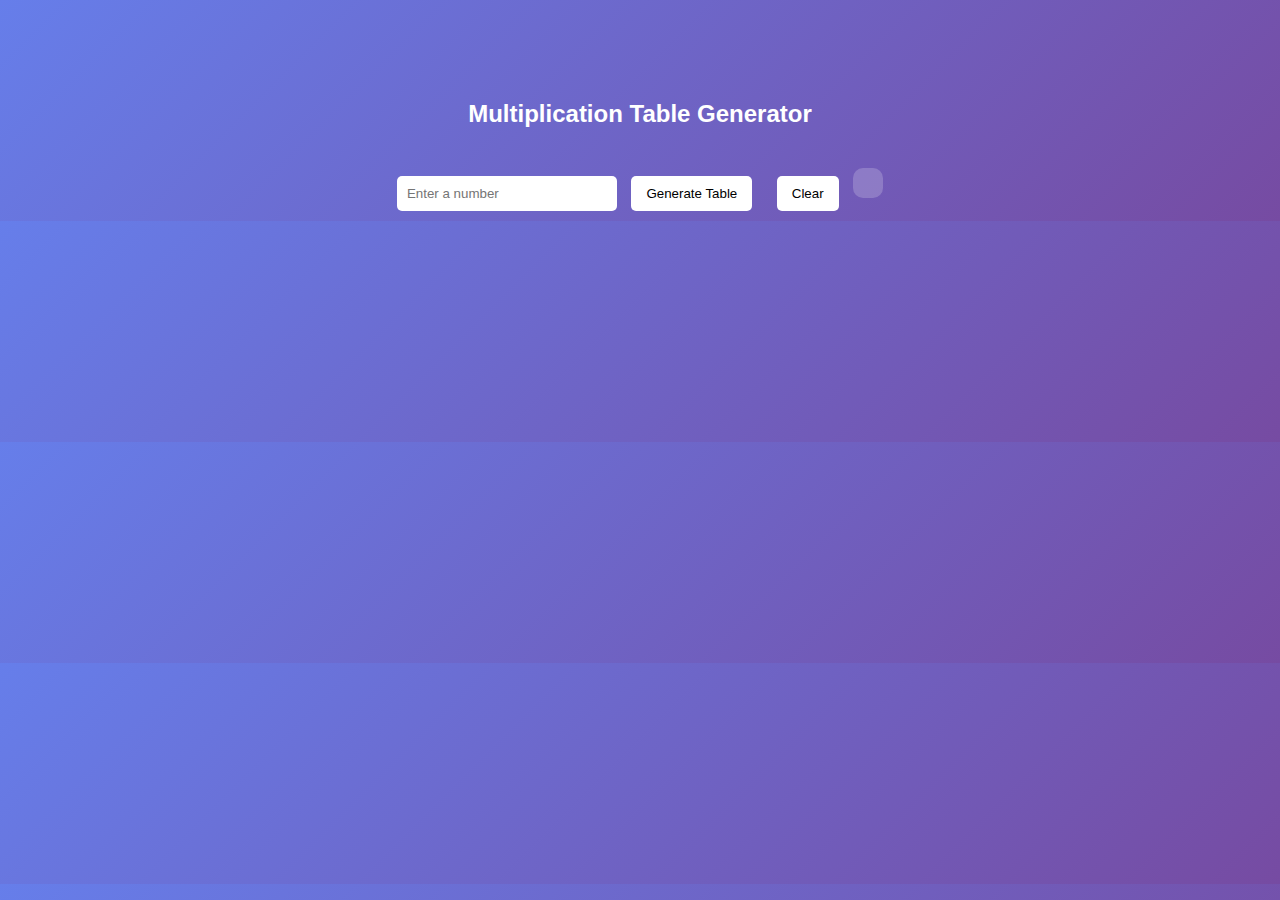
<file: exercise 08/index.html>
<!DOCTYPE html>
<html>
<head>
    <title>Multiplication Table</title>
    <link rel="stylesheet" href="style.css">
</head>
<body>

<div class="container">
    <h2>Multiplication Table Generator</h2>

    <input type="number" id="number" placeholder="Enter a number">
    
    <button onclick="generateTable()">Generate Table</button>
    <button onclick="clearTable()">Clear</button>

    <div id="output"></div>
</div>

<script src="script.js"></script>
</body>
</html>
</file>
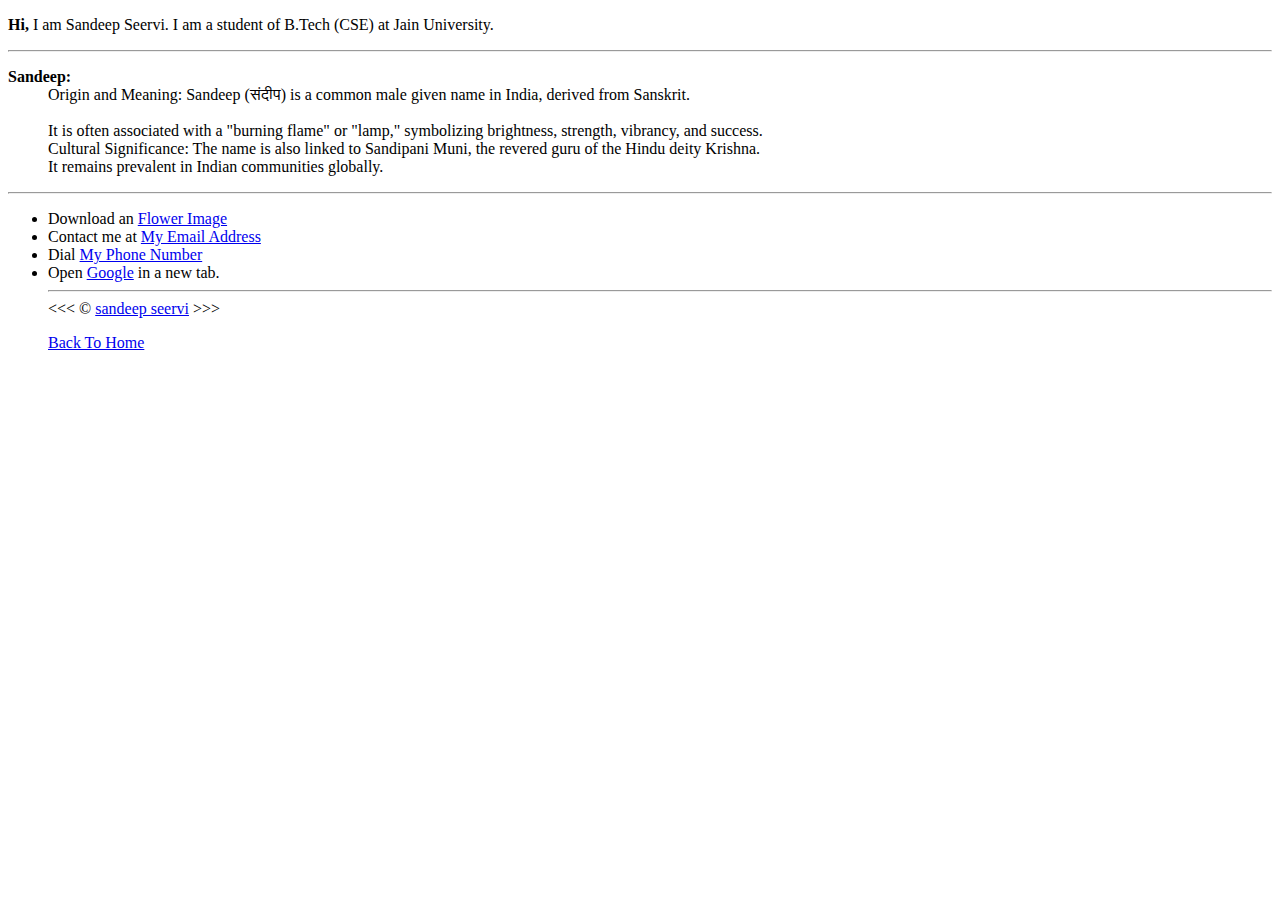
<file: exercise 01/about.html>
<!doctype html>
<html>
    <head>
        <title>About Me</title>
    </head>
    <body>
    <p><strong>Hi,</strong> I am Sandeep Seervi. I am a student of B.Tech (CSE) at Jain University.<br>
        <hr>
    <dl>
    <dt><strong>Sandeep:</strong></dt>
                   <dd>Origin and Meaning: Sandeep (संदीप) is a common male given name in India, derived from Sanskrit.</dd><br>
    &nbsp;&nbsp;&nbsp;&nbsp;&nbsp;&nbsp;&nbsp;&nbsp;&nbsp;&nbsp;It is often associated with a "burning flame" or "lamp," symbolizing brightness, strength, vibrancy, and success.<br>

    &nbsp;&nbsp;&nbsp;&nbsp;&nbsp;&nbsp;&nbsp;&nbsp;&nbsp;&nbsp;Cultural Significance: The name is also linked to Sandipani Muni, the revered guru of the Hindu deity Krishna.<br>
    &nbsp;&nbsp;&nbsp;&nbsp;&nbsp;&nbsp;&nbsp;&nbsp;&nbsp;&nbsp;It remains prevalent in Indian communities globally.</p>
    </dl>
    <hr>
<ul>
    <li>Download an <a href="flower.jpeg"download>Flower Image</a></li>
    <li>Contact me at <a href="mailto:juug24btech24356@jainuniversity.ac.in">My Email Address</a></li>
    <li>Dial <a href="tel:+9110204673">My Phone Number</a></li>
    <li>Open <a href="https://www.google.com/">Google</a> in a new tab.</li>
    <hr>
    &lt;&lt;&lt; &copy; <a href="index.html">sandeep seervi</a> &gt;&gt;&gt;
    <p>
        <a href="/">Back To Home</a>
    </p>
</ul>
    </body>
</html>
</file>
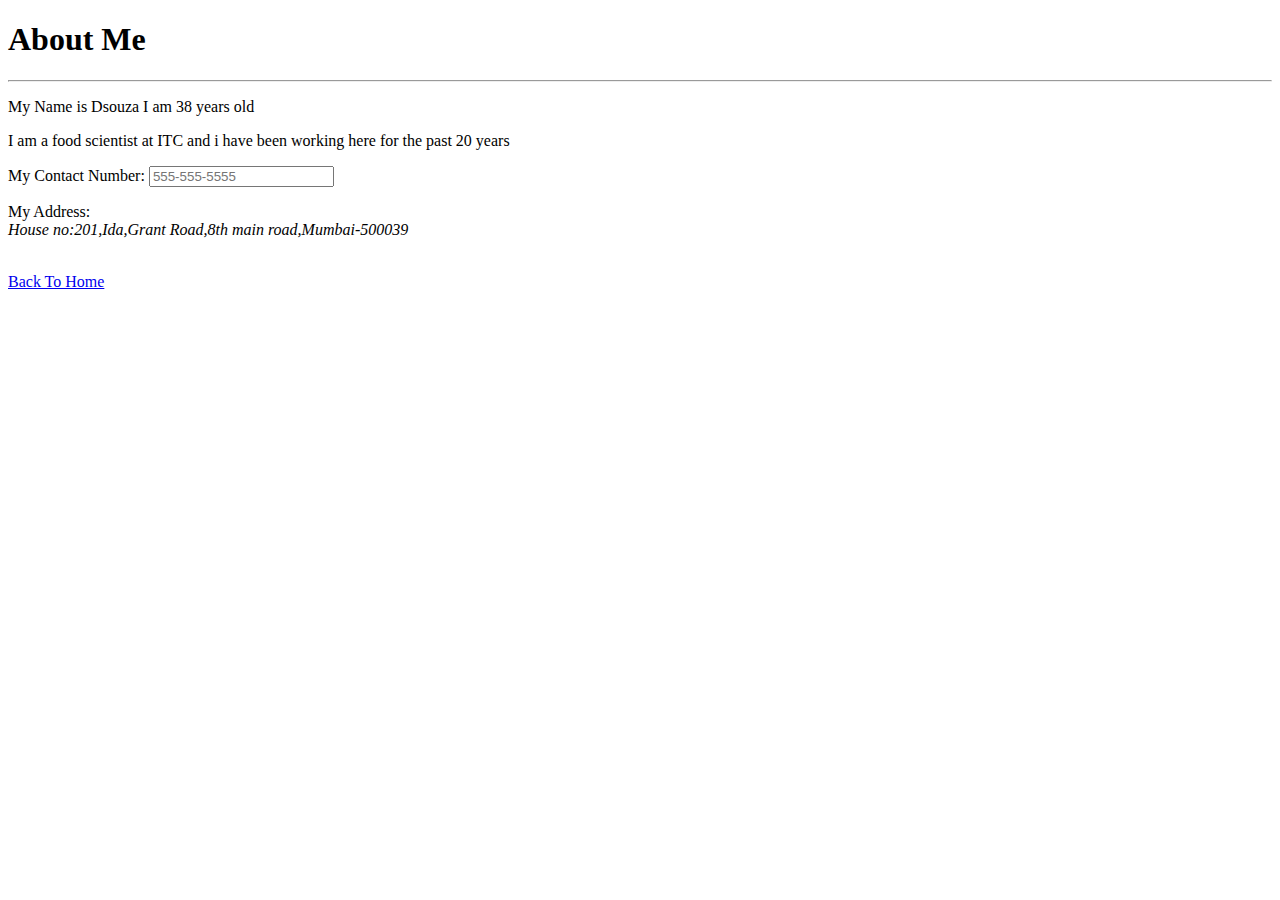
<file: exercise 02/About.html>
<!doctype html>
<html>
    <head>
        <title>About Me</title>
    </head>
    <body>
        <h1>About Me</h1>
        <hr>
        <p>My Name is Dsouza I am 38 years old</p>
        <p>I am a food scientist at ITC and i have been working here for the past 20 years</p>
        <p>
                <label for="phone">My Contact Number:</label>
                <input type="tel" name="phone" id="phone" placeholder="555-555-5555" pattern="[0-9]{3}-[0-9]{3}-[0-9]{4}" required>
                </p>
                My Address:
                <address>House no:201,Ida,Grant Road,8th main road,Mumbai-500039</address>
                <br>
    <p>
        <a href="/">Back To Home</a>
    </p>
    </body>
</html>
</file>
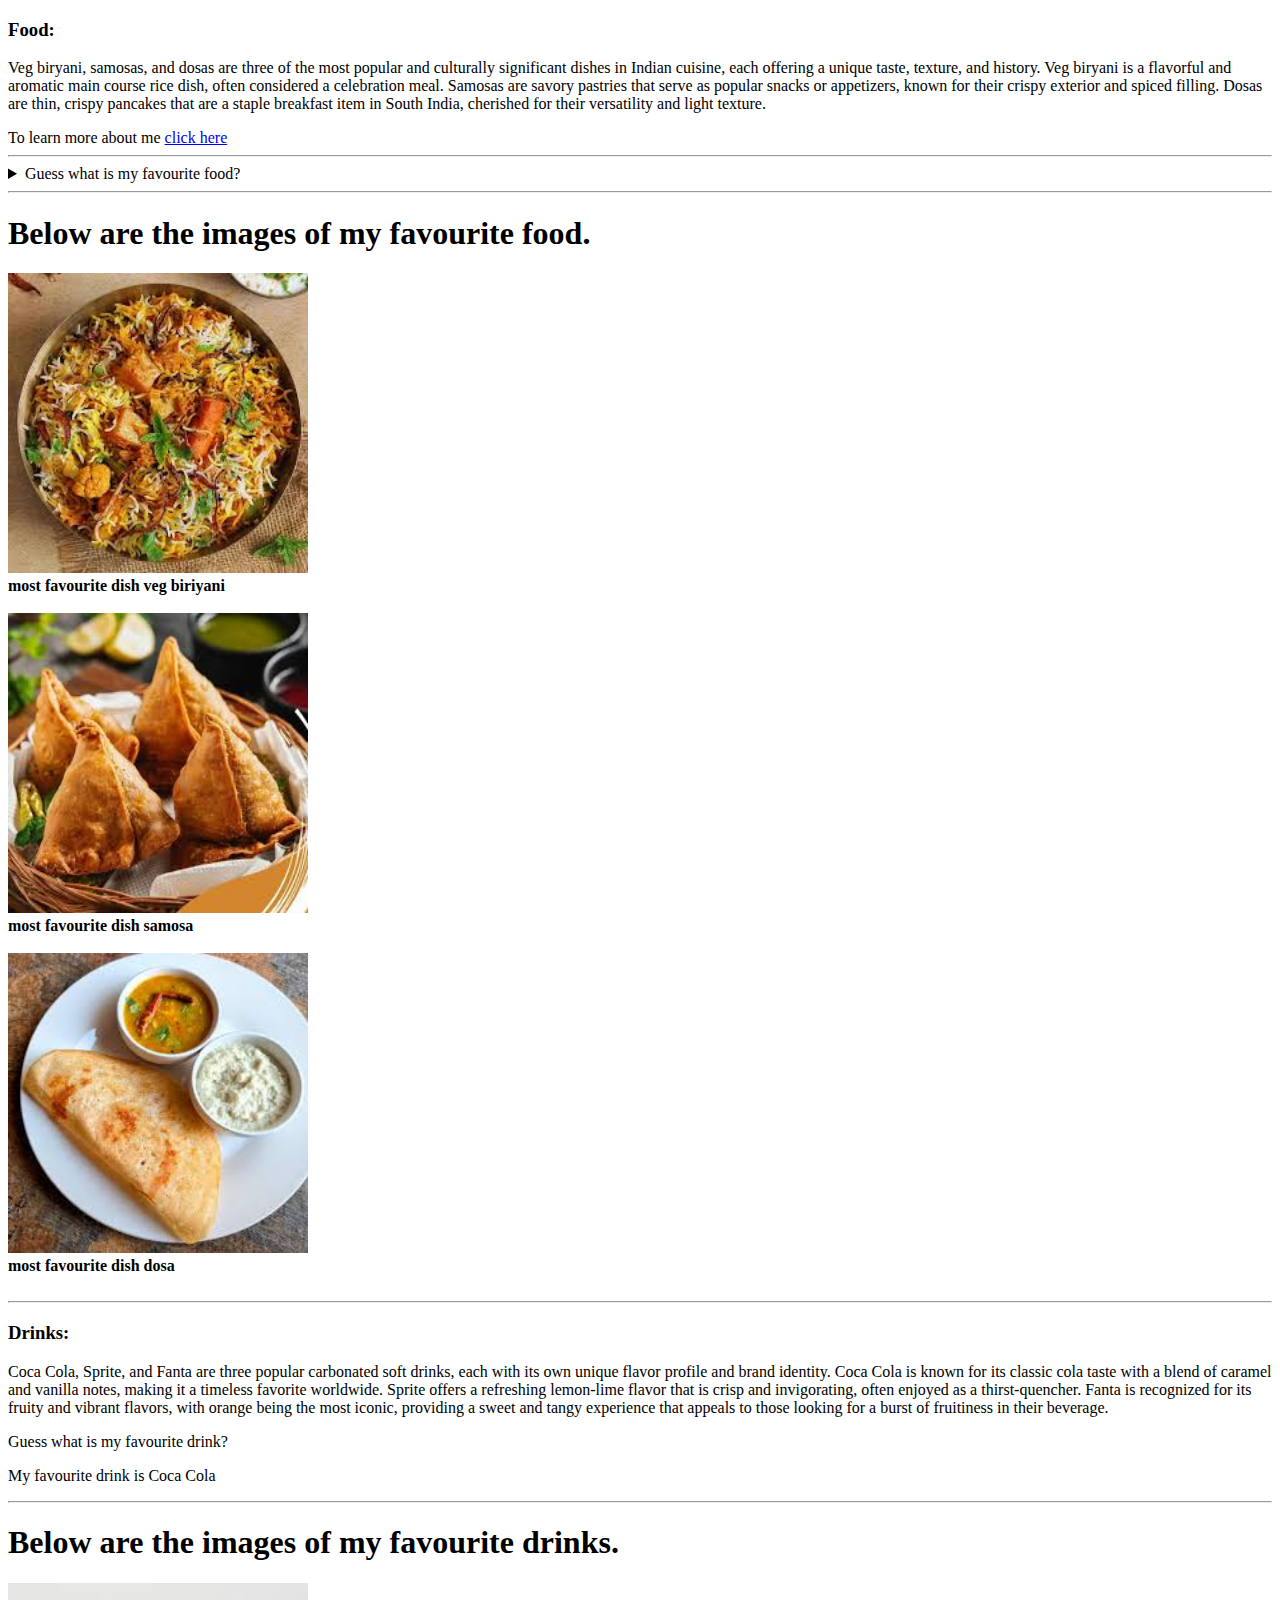
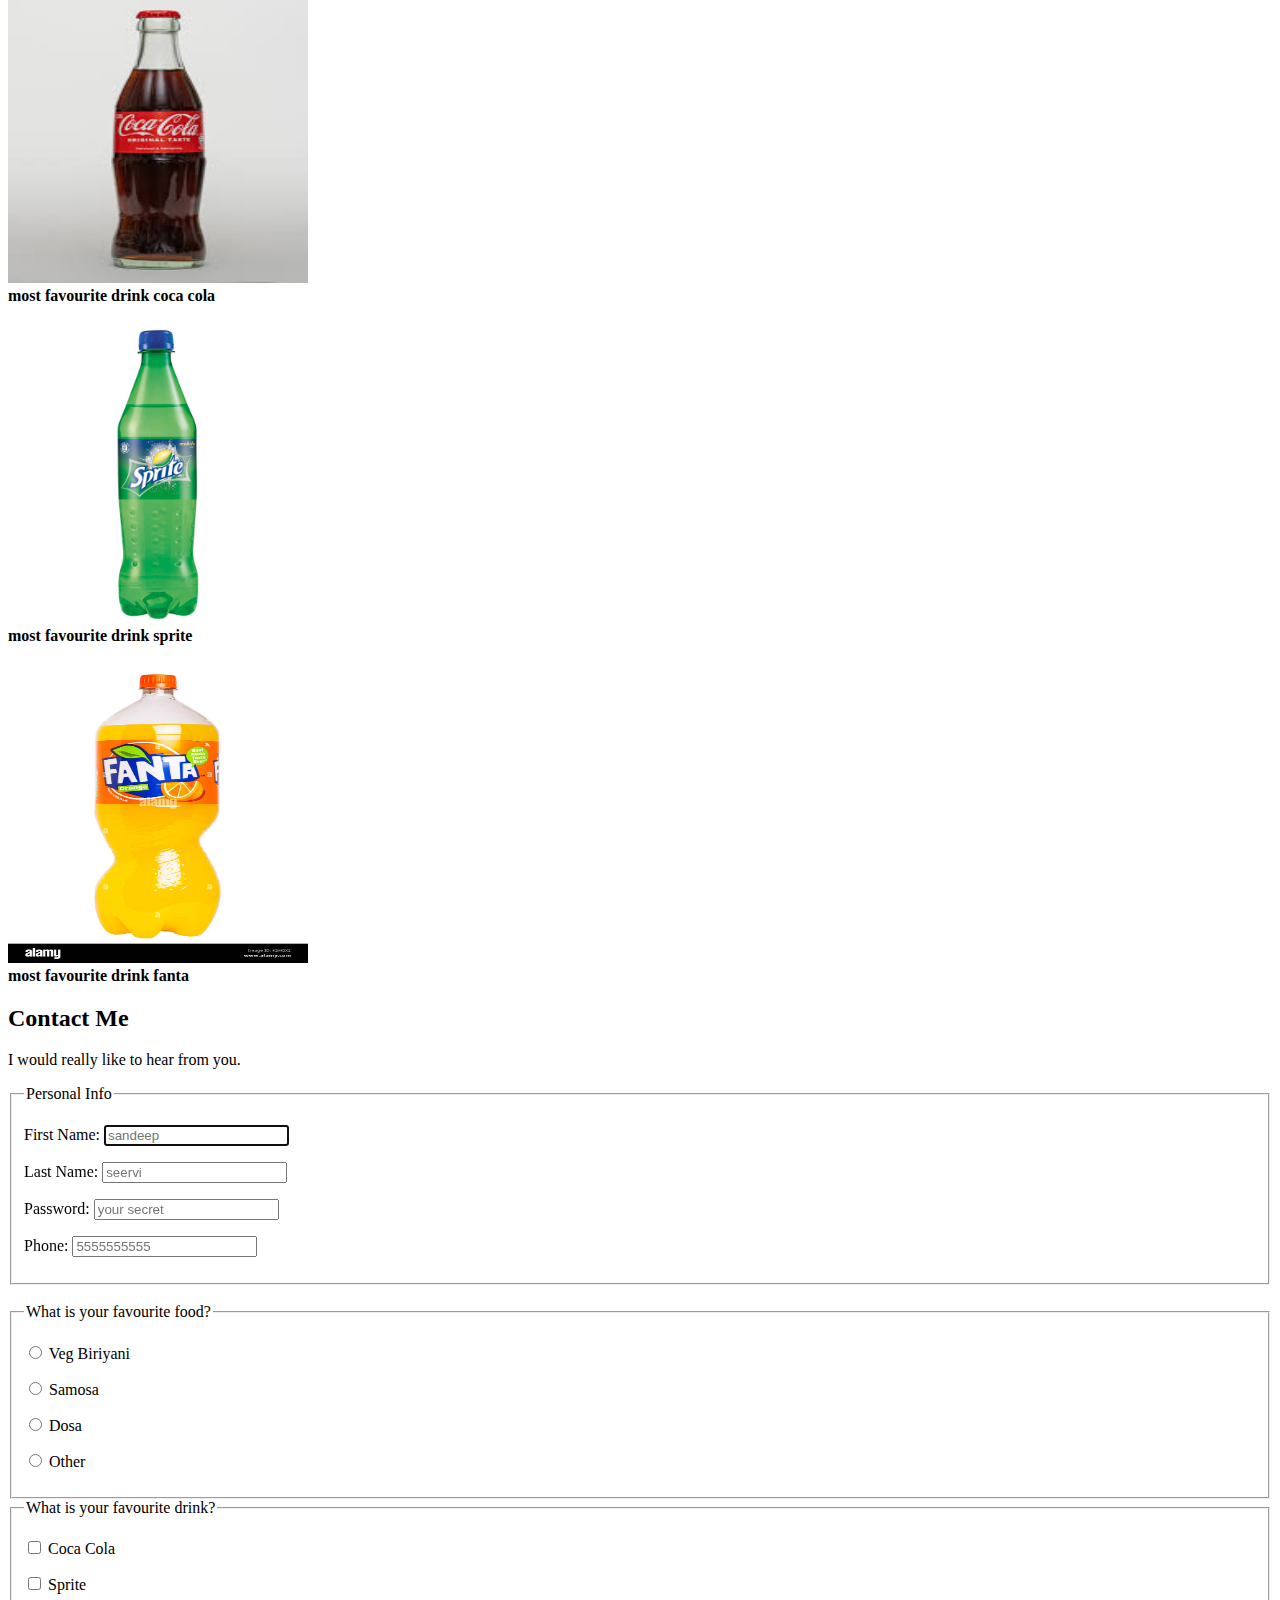
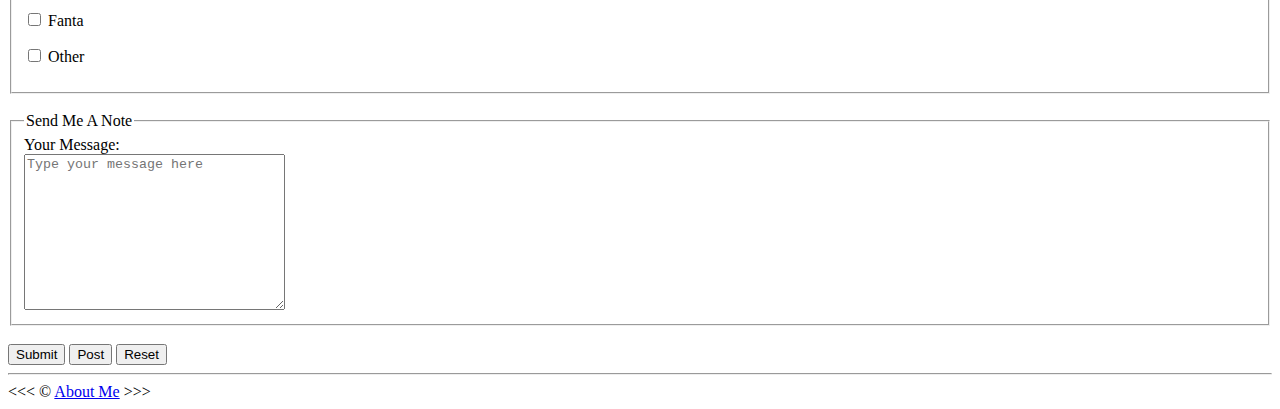
<file: exercise 02/Experiment 01.html>
<!doctype html>
<html>
    <head>
        <title>Working Profile</title>
    </head>
    <body>
<h3>Food:</h3>
<p>Veg biryani, samosas, and dosas are three of the most popular and culturally significant dishes in Indian cuisine, each offering a unique taste, texture, and history.
    Veg biryani is a flavorful and aromatic main course rice dish, often considered a celebration meal. 
    Samosas are savory pastries that serve as popular snacks or appetizers, known for their crispy exterior and spiced filling.
    Dosas are thin, crispy pancakes that are a staple breakfast item in South India, cherished for their versatility and light texture.
</p>
To learn more about me <a href="about.html">click here</a><br>
        <hr>
        <aside>
            <details>
                <summary> Guess what is my favourite food?</summary>
                <p>My favourite food is Veg Biriyani</p>
            </details>
        </aside>
        <hr>
        <h1>Below are the images of my favourite food.</h1>
        <img src="img/veg biriyani.jpg" alt="veg biriyani image" title="veg biriyani is very delicious" height="300" width="300"><br>
        <figcaption>
            <b>most favourite dish veg biriyani</b>
            </figcaption>
            <br>
        <img src="img/samosa.jpg" alt="samosa image" title="samosa is very much tasty" height="300" width="300"><br>
        <figcaption>
            <b>most favourite dish samosa</b>
            </figcaption>
            <br>
        <img src="img/dosa.jpg" alt="dosa image" title="dosa is very tasty" height="300" width="300">
        <figcaption>
            <b>most favourite dish dosa</b>
            </figcaption>
            <br>
            <hr>
            <h3>Drinks:</h3>
            <p>
Coca Cola, Sprite, and Fanta are three popular carbonated soft drinks, each with its own unique flavor profile and brand identity.
 Coca Cola is known for its classic cola taste with a blend of caramel and vanilla notes, making it a timeless favorite worldwide. 
 Sprite offers a refreshing lemon-lime flavor that is crisp and invigorating, often enjoyed as a thirst-quencher. 
 Fanta is recognized for its fruity and vibrant flavors, with orange being the most iconic, providing a sweet and tangy experience that appeals to those looking for a burst of fruitiness in their beverage.
            </p>
            <summary> Guess what is my favourite drink?</summary>
                <p>My favourite drink is Coca Cola</p>
            </details>
        </aside>
        <hr>
        <h1>Below are the images of my favourite drinks.</h1>
        <img src="img/coca cola.jpg" alt="coca cola image" title="coca cola is very delicious" height="300" width="300"><br>
        <figcaption>
            <b>most favourite drink coca cola</b>
            </figcaption>
            <br>
        <img src="img/sprite.jpg" alt="sprite image" title="sprite is very much tasty" height="300" width="300"><br>
        <figcaption>
            <b>most favourite drink sprite</b>
            </figcaption>
            <br>
        <img src="img/fanta.jpg" alt="fanta image" title="fanta is very tasty" height="300" width="300">
        <figcaption>
            <b>most favourite drink fanta</b>
            </figcaption>
        <article id="contact">
            <h2>Contact Me</h2>
            <p>I would really like to hear from you.</p>
            <form action="http://httpbin.org/get" method="get">
                <fieldset>
                    <legend>Personal Info</legend>
                <p>
                <label for="firstName">First Name:</label>
                <input type="text" name="firstName" id="firstName" placeholder="sandeep" autocomplete="on" required autofocus>
                </p>
                <p>
                <label for="LastName">Last Name:</label>
                <input type="text" name="LastName" id="LastName" placeholder="seervi" autocomplete="on" required>
                </p>
                <p>
                <label for="password">Password:</label>
                <input type="password" name="password" id="password" placeholder="your secret" required>
                </p>
                <p>
                <label for="phone">Phone:</label>
                <input type="tel" name="phone" id="phone" placeholder="5555555555" pattern="[0-9]{3}[0-9]{3}[0-9]{4}" required>
                </p>
                </fieldset>
                <br>
                <fieldset>
                    <legend>What is your favourite food?</legend>
                    <p>
                        <input type="radio" name="food" id="veg biriyani" value="veg biriyani">
                        <label for="veg biriyani">Veg Biriyani</label>
                    </p>
                     <p>
                        <input type="radio" name="food" id="samosa" value="samosa">
                        <label for="samosa">Samosa</label>
                    </p>
                     <p>
                        <input type="radio" name="food" id="dosa" value="dosa">
                        <label for="dosa">Dosa</label>
                    </p>
                     <p>
                        <input type="radio" name="food" id="other" value="other">
                        <label for="other">Other</label>
                    </p>
                </fieldset>
                <fieldset>
                    <legend>What is your favourite drink?</legend>
                    <p>
                        <input type="checkbox" name="drinks" id="coca cola" value="coca cola">
                        <label for="coca cola">Coca Cola</label>
                    </p>
                    <p>
                        <input type="checkbox" name="drinks" id="sprite" value="sprite">
                        <label for="sprite">Sprite</label>
                    </p>
                    <p>
                        <input type="checkbox" name="drinks" id="fanta" value="fanta">
                        <label for="fanta">Fanta</label>
                    </p>
                    <p>
                        <input type="checkbox" name="drinks" id="otherdrinks" value="otherdrinks">
                        <label for="otherdrinks">Other</label>
                    </p>
                </fieldset>
                <br>
                <fieldset>
                    <legend>Send Me A Note</legend>
                    <label for="message">Your Message:</label>
                    <br>
                    <textarea name="message" id="message" rows="10" cols="30" placeholder="Type your message here"></textarea>
                </fieldset>
                <br>
                <button type="submit">Submit</button>
                <button type="submit" formaction="http://httpbin.org/post" formmethod="post">Post</button>
                <button type="reset">Reset</button>
            </form>
        </article>
        <hr>
        &lt;&lt;&lt; &copy; <a href="index.html">About Me</a> &gt;&gt;&gt;
    </body>
</html>
</file>
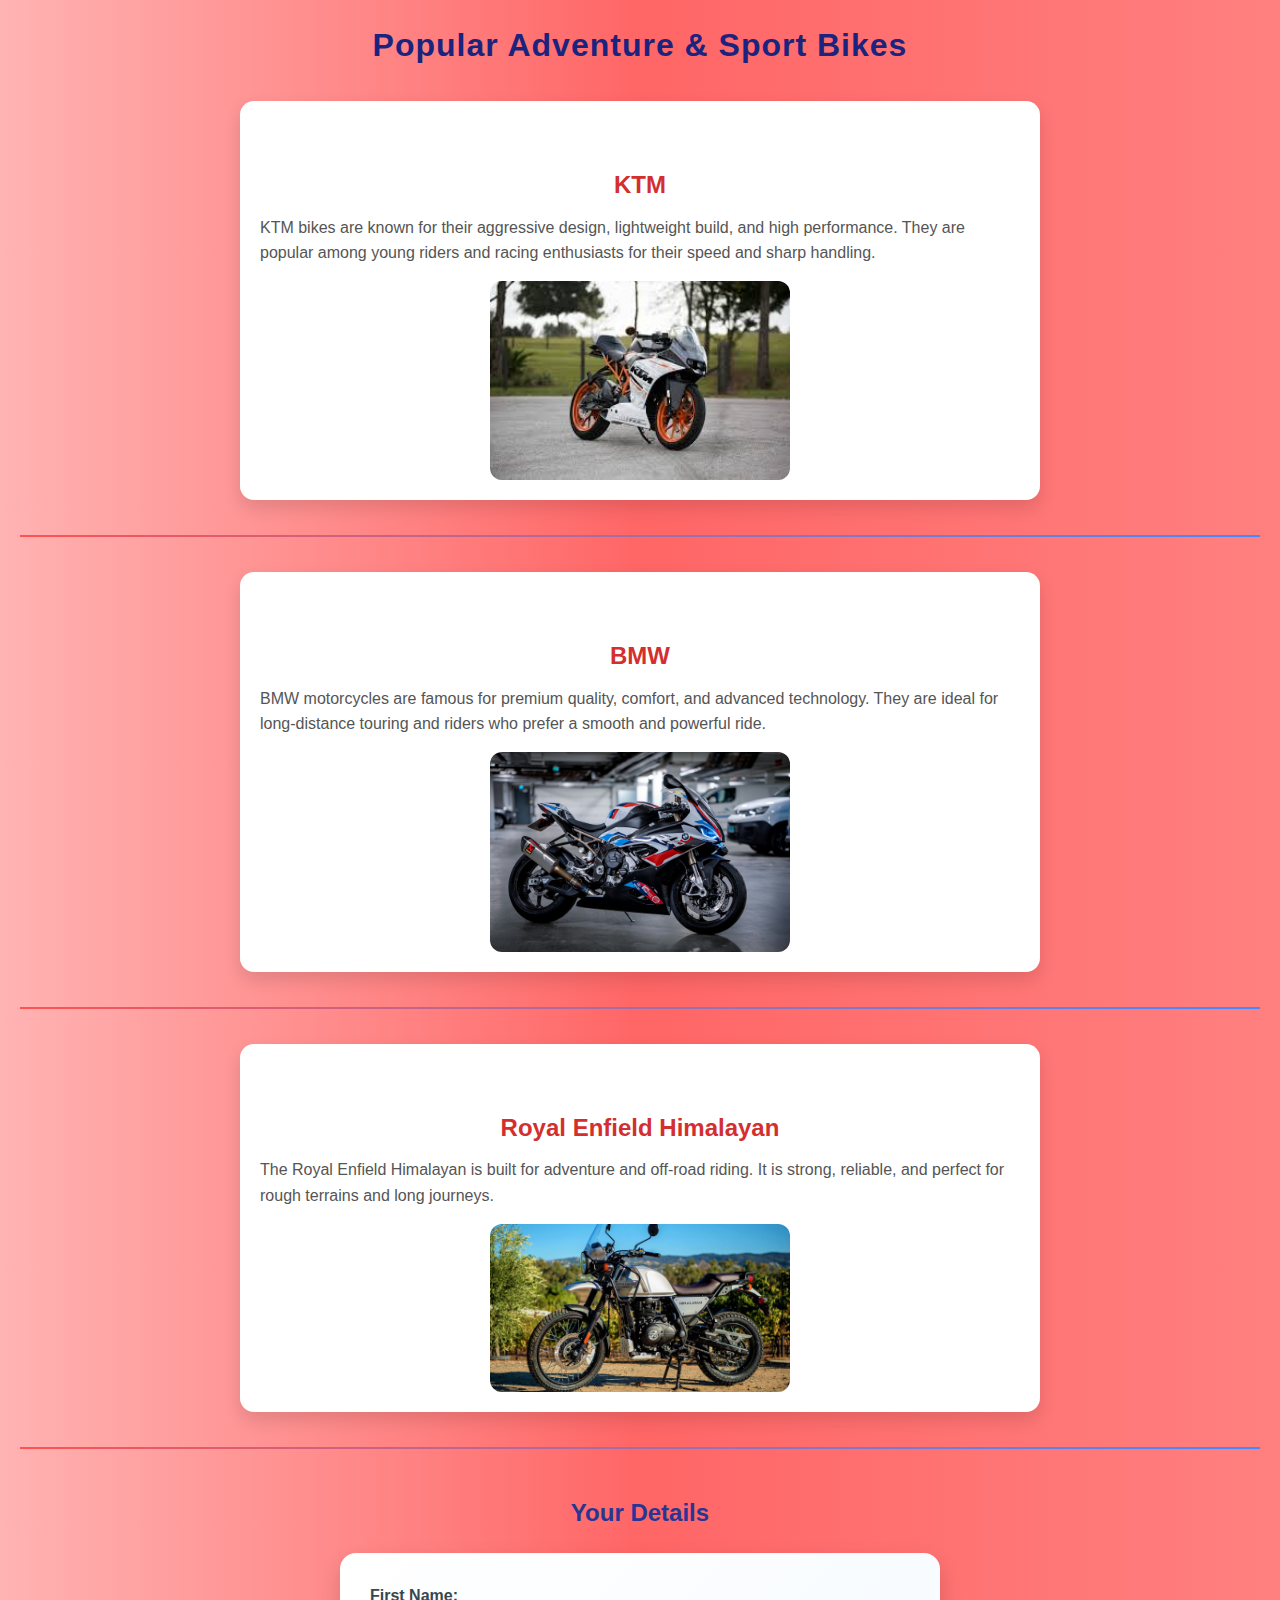
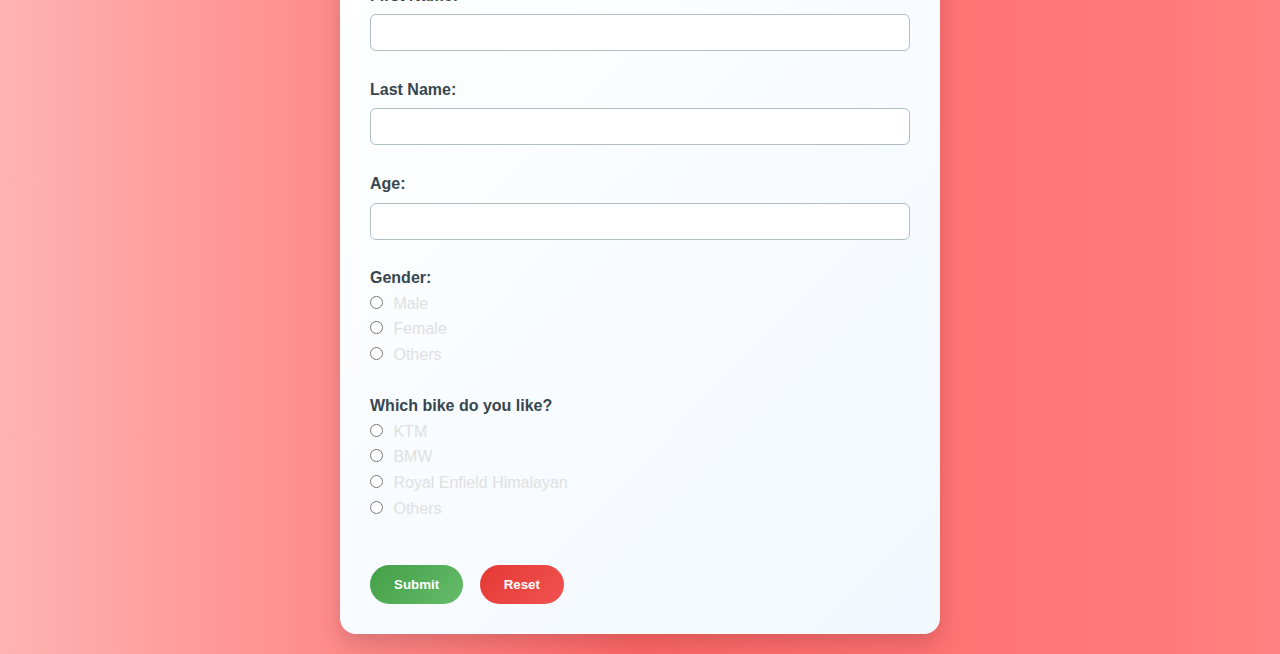
<file: exercise 03/Experiment 02.html>
<!DOCTYPE html>
<html lang="en">
<head>
    <meta charset="UTF-8">
    <meta name="viewport" content="width=device-width, initial-scale=1.0">
    <title>Bikes Showcase</title>
    <link rel="stylesheet" href="Experiment 02.css">
</head>
<body>

    <h1>Popular Adventure & Sport Bikes</h1>

    <!-- KTM -->
    <section>
        <h2>KTM</h2>
        <p>
            KTM bikes are known for their aggressive design, lightweight build, and high performance.
            They are popular among young riders and racing enthusiasts for their speed and sharp handling.
        </p>
       <img src="img/ktm.jpg" alt="KTM Bike" width="300">
    </section>

    <hr>

    <!-- BMW -->
    <section>
        <h2>BMW</h2>
        <p>
            BMW motorcycles are famous for premium quality, comfort, and advanced technology.
            They are ideal for long-distance touring and riders who prefer a smooth and powerful ride.
        </p>
        <img src="img/bmw.jpg" alt="BMW Bike" width="300">
    </section>

    <hr>

    <!-- Royal Enfield Himalayan -->
    <section>
        <h2>Royal Enfield Himalayan</h2>
        <p>
            The Royal Enfield Himalayan is built for adventure and off-road riding.
            It is strong, reliable, and perfect for rough terrains and long journeys.
        </p>
        <img src="img/himalayan.jpg" alt="Royal Enfield Himalayan" width="300">
    </section>

    <hr>

    <!-- Form -->
    <h2>Your Details</h2>
    <form>
        <!-- Personal Information -->
        <label>First Name:</label><br>
        <input type="text" name="firstName" required><br><br>

        <label>Last Name:</label><br>
        <input type="text" name="lastName" required><br><br>

        <label>Age:</label><br>
        <input type="number" name="age" min="1" required><br><br>

        <!-- Gender -->
        <label>Gender:</label><br>
        <input type="radio" name="gender" value="male"> Male<br>
        <input type="radio" name="gender" value="female"> Female<br>
        <input type="radio" name="gender" value="others"> Others<br><br>

        <!-- Bike Choice -->
        <label>Which bike do you like?</label><br>
        <input type="radio" name="bike" value="ktm"> KTM<br>
        <input type="radio" name="bike" value="bmw"> BMW<br>
        <input type="radio" name="bike" value="royal_enfield"> Royal Enfield Himalayan<br>
        <input type="radio" name="bike" value="others"> Others<br><br>

        <!-- Buttons -->
        <input type="submit" value="Submit">
        <input type="reset" value="Reset">
    </form>

</body>
</html>
</file>
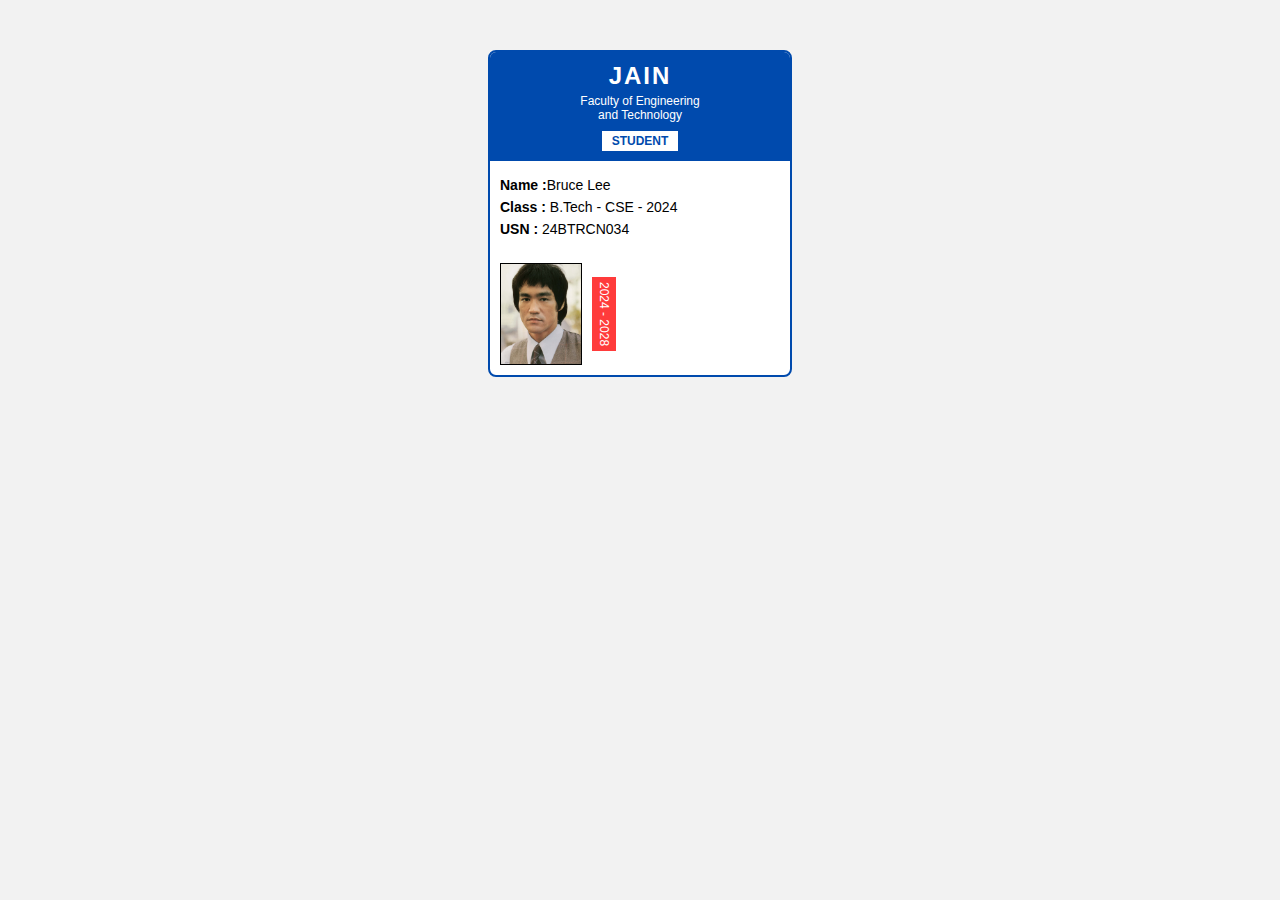
<file: exercise 04/Experiment 03.html>
<!DOCTYPE html>
<html lang="en">
<head>
  <meta charset="UTF-8">
  <title>ID Card</title>
  <link rel="stylesheet" href="Experiment 03.css">
</head>
<body>
  <div class="id-card">
    <div class="top">
      <h2>JAIN</h2>
      <p class="sub">Faculty of Engineering<br>and Technology</p>
      <span class="student">STUDENT</span>
    </div>
    <div class="details">
      <p><strong>Name :</strong>Bruce Lee</p>
      <p><strong>Class :</strong> B.Tech - CSE - 2024</p>
      <p><strong>USN :</strong> 24BTRCN034</p>
    </div>
    <div class="bottom">
      <img src="img/bruce lee.jpg" alt="Student Photo">
      <span class="year">2024 - 2028</span>
    </div>
  </div>
</body>
</html>
</file>
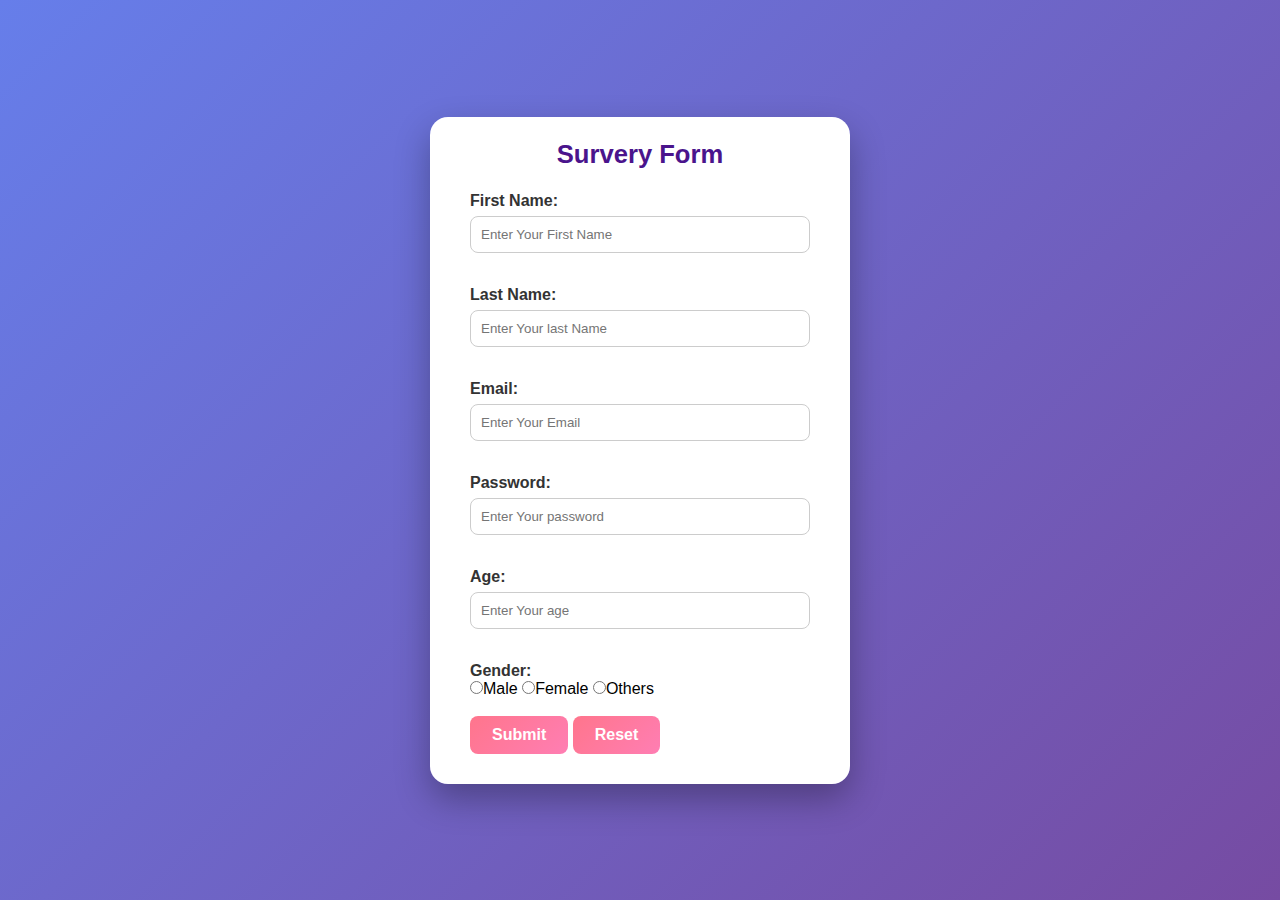
<file: exercise 05/Experiment 05.html>
<!DOCTYPE html>
<html lang="en">
<head>
    <meta charset="UTF-8">
    <meta name="viewport" content="width=device-width, initial-scale=1.0">
    <title>Document</title>
    <link rel="stylesheet" href="Experiment 05.css">
</head>
</head>
<body>
    <fieldset>
        <legend>Survery Form</legend>
        <form>
            <label for="first name">First Name:</label>
            <input type="text" placeholder="Enter Your First Name">
            <br>
            <br>
            <label for="last name">Last Name:</label>
            <input type="text" placeholder="Enter Your last Name">
            <br>
            <br>
            <label for="email">Email:</label>
            <input type="email" placeholder="Enter Your Email">
            <br>
            <br>
            <label for="password">Password:</label>
            <input type="text" placeholder="Enter Your password">
            <br>
            <br>
            <label for="range">Age:</label>
            <input type="number" placeholder="Enter Your age">
            <br>
            <br>
            <label for="gender">Gender:</label>
            <input type="radio" id="gender" name="gender" value="Male">Male
            <input type="radio" id="gender" name="gender" value="female">Female
            <input type="radio" id="gender" name="gender" value="others">Others
            <br>
            <br>
            <button>Submit</button>
            <button>Reset</button>
        </form>
    </fieldset>
</body>
</html>
</file>
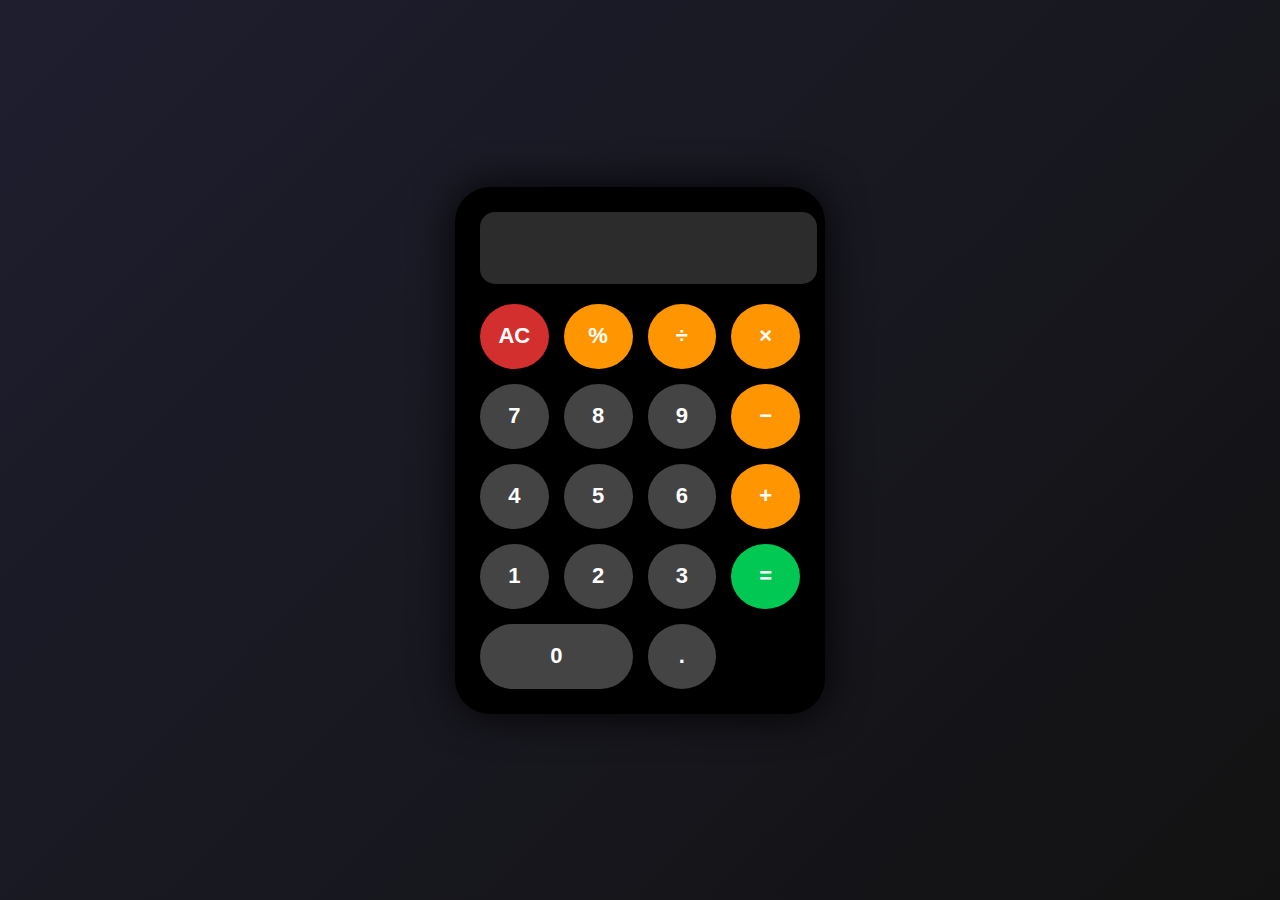
<file: exercise 06/Experiment 06(01).html>
<!DOCTYPE html>
<html lang="en">
<head>
    <meta charset="UTF-8">
    <title>Smartphone Calculator</title>
    <link rel="stylesheet" href="Experiment 06(01).css">
</head>
<body>

<div class="calculator">
    <input type="text" id="display" disabled>

    <div class="buttons">
        <button class="clear" onclick="clearDisplay()">AC</button>
<button class="operator" onclick="appendValue('%')">%</button>
<button class="operator" onclick="appendValue('/')">÷</button>
<button class="operator" onclick="appendValue('*')">×</button>

<button onclick="appendValue('7')">7</button>
<button onclick="appendValue('8')">8</button>
<button onclick="appendValue('9')">9</button>
<button class="operator" onclick="appendValue('-')">−</button>

<button onclick="appendValue('4')">4</button>
<button onclick="appendValue('5')">5</button>
<button onclick="appendValue('6')">6</button>
<button class="operator" onclick="appendValue('+')">+</button>

<button onclick="appendValue('1')">1</button>
<button onclick="appendValue('2')">2</button>
<button onclick="appendValue('3')">3</button>
<button class="equal" onclick="calculate()">=</button>

<button class="zero" onclick="appendValue('0')">0</button>
<button onclick="appendValue('.')">.</button>
    </div>
</div>

<script>
function appendValue(value) {
    document.getElementById("display").value += value;
}

function clearDisplay() {
    document.getElementById("display").value = "";
}

function calculate() {
    try {
        document.getElementById("display").value =
            eval(document.getElementById("display").value);
    } catch {
        alert("Invalid Expression");
    }
}
</script>

</body>
</html>
</file>
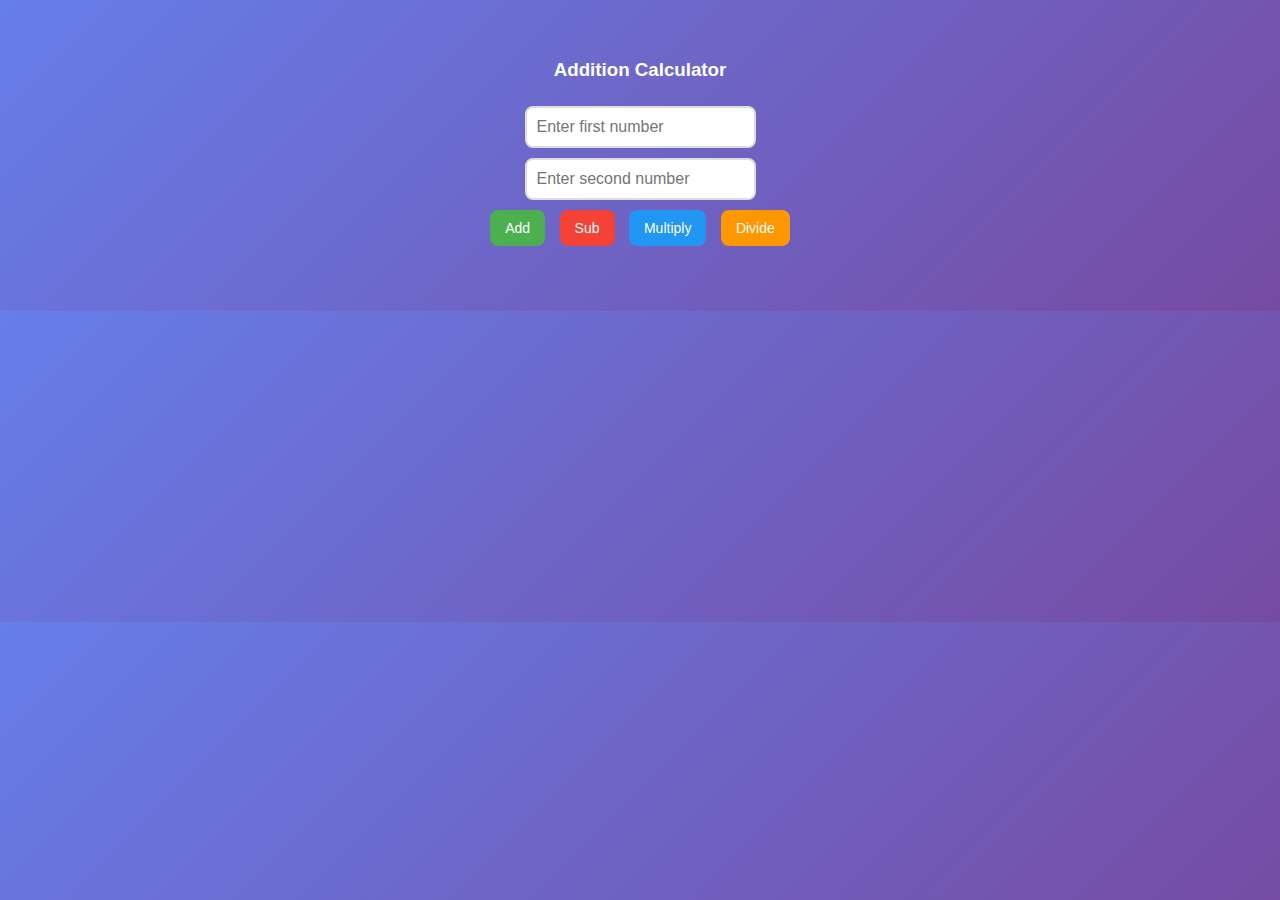
<file: exercise 06/Experiment 06.html>
<!DOCTYPE html>
<html>
<head>
    <title>Addition Calculator</title>
    <link rel="stylesheet" href="Experiment 06.css">
</head>
<body>

<h3>Addition Calculator</h3>

<input type="number" id="num1" placeholder="Enter first number">
<br>

<input type="number" id="num2" placeholder="Enter second number">
<br>

<button onclick="add()">Add</button>
<button onclick="substract()">Sub</button>
<button onclick="multiply()">Multiply</button>
<button onclick="divide()">Divide</button>

<p id="result"></p>

<script>
function add() {
    var n1 = Number(document.getElementById("num1").value);
    var n2 = Number(document.getElementById("num2").value);
    document.getElementById("result").innerHTML = "Result: " + (n1 + n2);
}
function add() {
    var n1 = Number(document.getElementById("num1").value);
    var n2 = Number(document.getElementById("num2").value);
    document.getElementById("result").innerHTML = "Result: " + (n1 + n2);
}
function substract() {
    var n1 = Number(document.getElementById("num1").value);
    var n2 = Number(document.getElementById("num2").value);
    document.getElementById("result").innerHTML = "Result: " + (n1 - n2);
}
function multiply() {
    var n1 = Number(document.getElementById("num1").value);
    var n2 = Number(document.getElementById("num2").value);
    document.getElementById("result").innerHTML = "Result: " + (n1 * n2);
}
function divide() {
    var n1 = Number(document.getElementById("num1").value);
    var n2 = Number(document.getElementById("num2").value);
    document.getElementById("result").innerHTML = "Result: " + (n1 / n2);
}
</script>

</body>
</html>
</file>
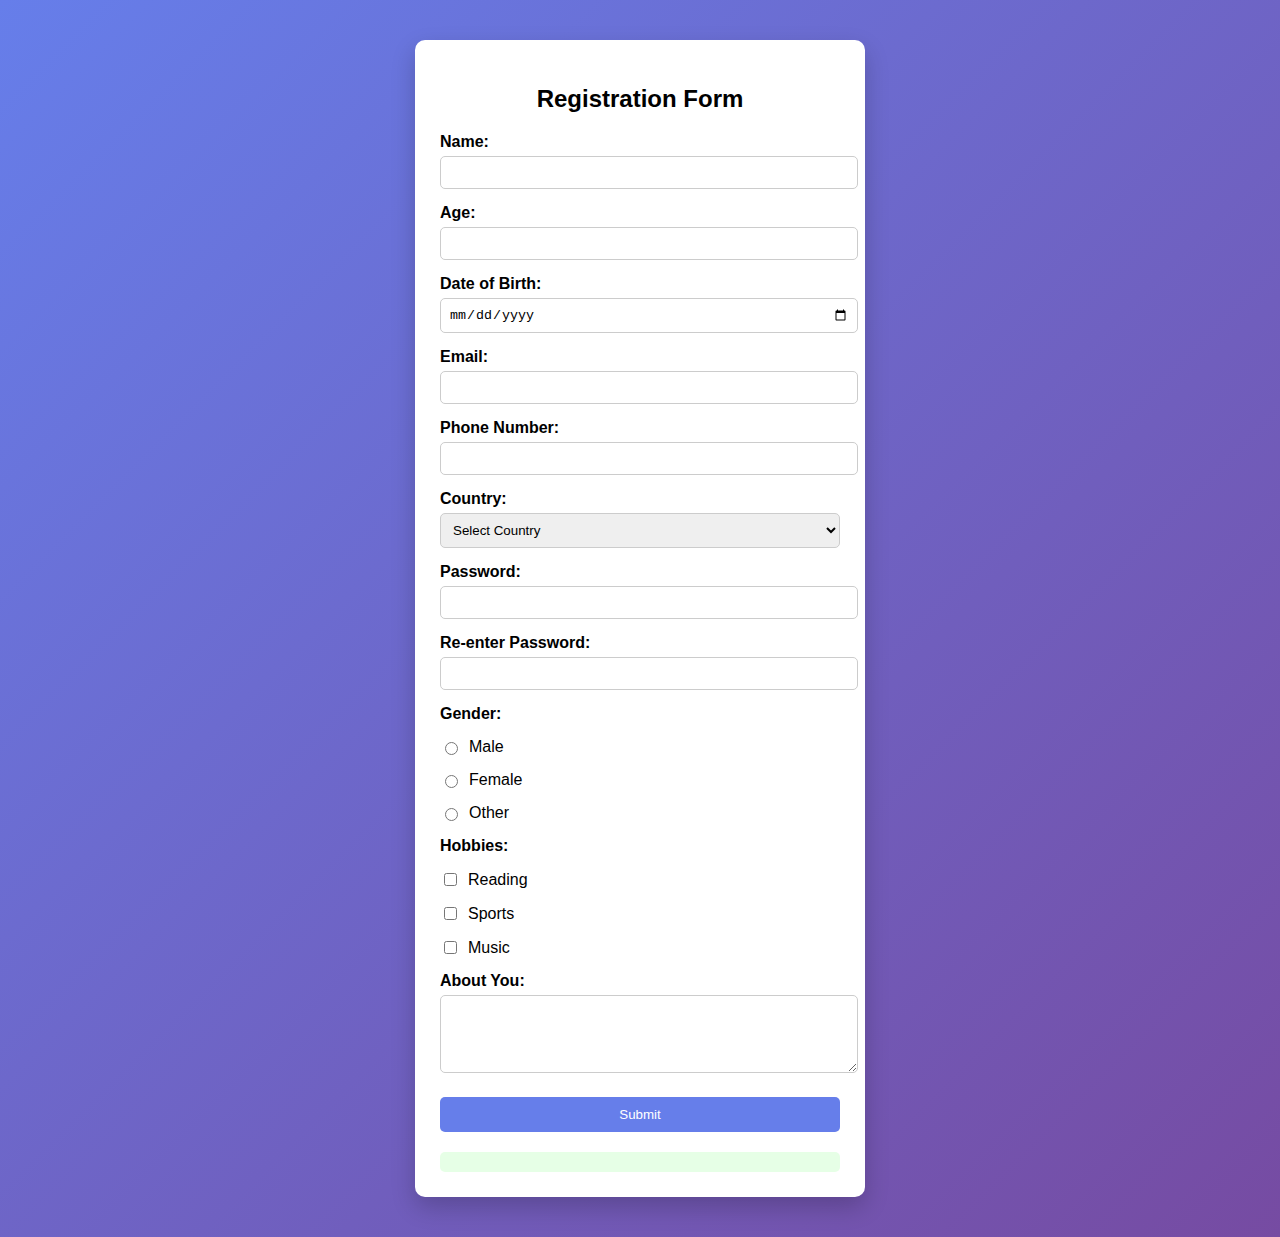
<file: exercise 07/form.html>
<!DOCTYPE html>
<html>
<head>
    <title>Registration Form</title>
    <link rel="stylesheet" href="form.css">
</head>
<body>

<div class="container">
    <h2>Registration Form</h2>

    <form id="myForm">
        
        <label>Name:</label>
        <input type="text" id="name" required>

        <label>Age:</label>
        <input type="number" id="age" required>

        <label>Date of Birth:</label>
        <input type="date" id="dob" required>

        <label>Email:</label>
        <input type="email" id="email" required>

        <label>Phone Number:</label>
        <input type="tel" id="phone" required>

        <label>Country:</label>
        <select id="country" required>
            <option value="">Select Country</option>
            <option value="India">India</option>
            <option value="USA">USA</option>
            <option value="UK">UK</option>
            <option value="Canada">Canada</option>
            <option value="Australia">Australia</option>
        </select>

        <label>Password:</label>
        <input type="password" id="password" required>

        <label>Re-enter Password:</label>
        <input type="password" id="repassword" required>

        <label>Gender:</label>
        <div class="radio-group">
            <label><input type="radio" name="gender" value="Male" required> Male</label>
            <label><input type="radio" name="gender" value="Female"> Female</label>
            <label><input type="radio" name="gender" value="Other"> Other</label>
        </div>

        <label>Hobbies:</label>
        <div class="checkbox-group">
            <label><input type="checkbox" value="Reading"> Reading</label>
            <label><input type="checkbox" value="Sports"> Sports</label>
            <label><input type="checkbox" value="Music"> Music</label>
        </div>

        <label>About You:</label>
        <textarea id="about" rows="4" required></textarea>

        <button type="button" onclick="printData()">Submit</button>

    </form>

    <div id="output"></div>
</div>

<script src="form.js"></script>
</body>
</html>
</file>
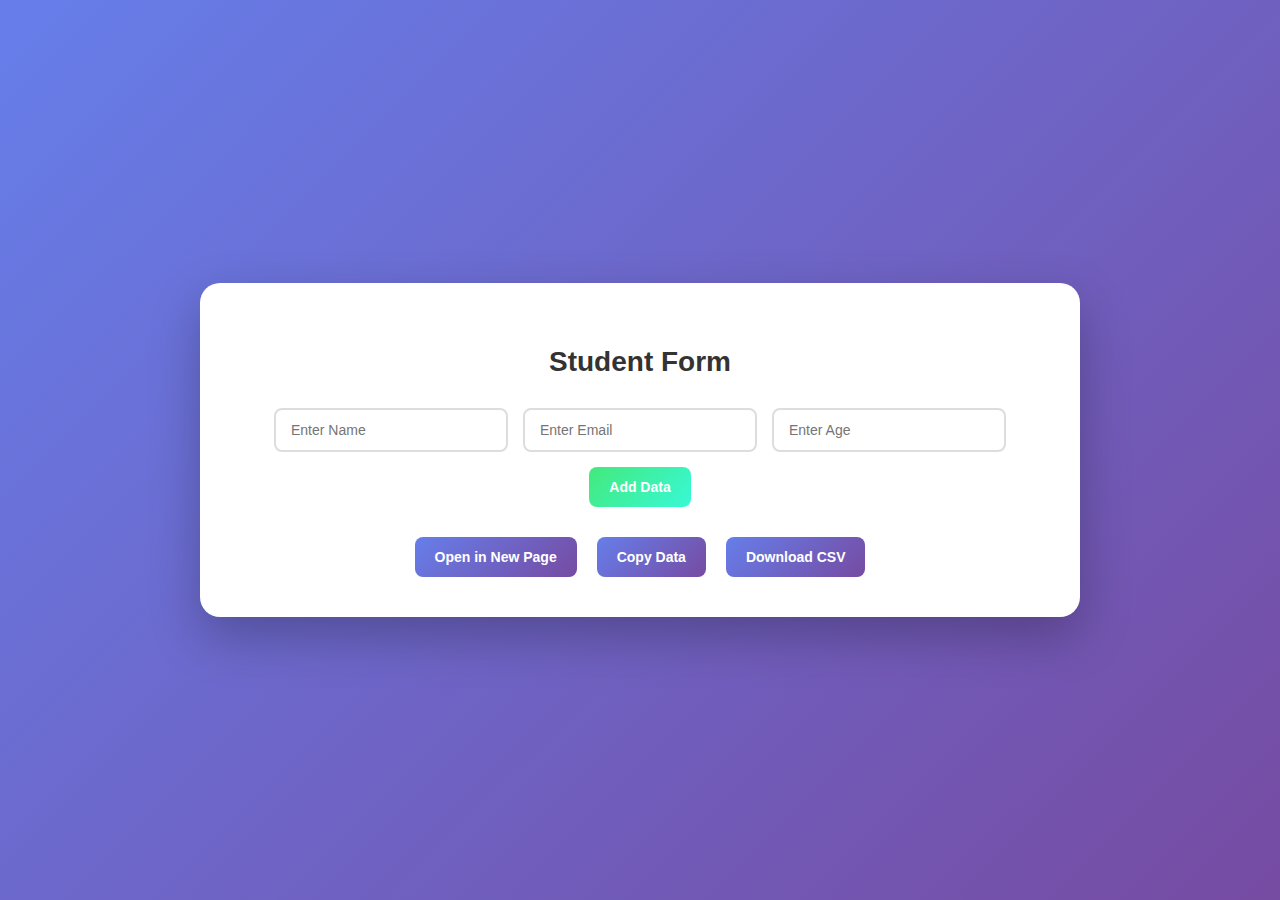
<file: exercise 07/input.html>
<!DOCTYPE html>
<html>
<head>
    <title>Student Form</title>
    <link rel="stylesheet" href="style.css">
</head>
<body>

<div class="container">

    <h2>Student Form</h2>

    <form id="studentForm">
        <input type="text" id="name" placeholder="Enter Name" required>
        <input type="email" id="email" placeholder="Enter Email" required>
        <input type="number" id="age" placeholder="Enter Age" required>
        <button type="submit">Add Data</button>
    </form>

    <div class="buttons">
        <button onclick="openNewPage()">Open in New Page</button>
        <button onclick="copyData()">Copy Data</button>
        <button onclick="downloadCSV()">Download CSV</button>
    </div>

</div>

<script src="script.js"></script>
</body>
</html>
</file>
<file: exercise 08/style.css>
body {
    font-family: Arial, sans-serif;
    background: linear-gradient(135deg, #667eea, #764ba2);
    margin: 0;
    padding: 0;
    text-align: center;
    color: white;
}

.container {
    margin-top: 100px;
}

h2 {
    margin-bottom: 20px;
}

input {
    padding: 10px;
    width: 200px;
    border-radius: 5px;
    border: none;
}

button {
    padding: 10px 15px;
    margin: 10px;
    border: none;
    border-radius: 5px;
    cursor: pointer;
    background-color: white;
    color: black;
}

button:hover {
    background-color: lightgray;
}

#output {
    margin-top: 20px;
    font-size: 18px;
    background: rgba(255,255,255,0.2);
    display: inline-block;
    padding: 15px;
    border-radius: 10px;
}
</file>
<file: exercise 03/Experiment 02.css>
* {
    margin: 0;
    padding: 0;
    box-sizing: border-box;
    font-family: Arial, Helvetica, sans-serif;
}

/* Body */
body {
    background-image: linear-gradient(to right, #ffb3b3, #ff6666, #ff8080);
    color: #e0e0e0;
    line-height: 1.6;
    padding: 20px;
}

/* Main Heading */
h1 {
    text-align: center;
    margin-bottom: 30px;
    color: #1a237e;
    letter-spacing: 1px;
}

/* Bike Sections */
section {
    background: #ffffff;
    margin: 25px auto;
    padding: 20px;
    max-width: 800px;
    border-radius: 14px;
    box-shadow: 0 8px 18px rgba(0, 0, 0, 0.12);
    transition: transform 0.3s ease, box-shadow 0.3s ease;
}

section:hover {
    transform: translateY(-6px);
    box-shadow: 0 12px 25px rgba(0, 0, 0, 0.18);
}

section h2 {
    color: #d32f2f;
    margin-bottom: 10px;
}

section p {
    margin-bottom: 15px;
    color: #555;
}

section img {
    display: block;
    margin: auto;
    border-radius: 12px;
    transition: transform 0.4s ease, filter 0.4s ease;
}

section img:hover {
    transform: scale(1.08);
    filter: brightness(1.1);
}

hr {
    border: none;
    height: 2px;
    background: linear-gradient(to right, #ff5252, #448aff);
    margin: 35px 0;
}

/* Form Heading */
h2 {
    text-align: center;
    margin-top: 45px;
    margin-bottom: 20px;
    color: #283593;
}

/* Form */
form {
    background: linear-gradient(135deg, #ffffff, #f1f8ff);
    max-width: 600px;
    margin: auto;
    padding: 30px;
    border-radius: 16px;
    box-shadow: 0 10px 22px rgba(0, 0, 0, 0.15);
    transition: transform 0.3s ease;
}

form:hover {
    transform: scale(1.01);
}

label {
    font-weight: bold;
    color: #37474f;
}

input[type="text"],
input[type="number"] {
    width: 100%;
    padding: 10px;
    margin-top: 6px;
    border-radius: 6px;
    border: 1px solid #b0bec5;
    transition: border-color 0.3s ease, box-shadow 0.3s ease;
}

input[type="text"]:focus,
input[type="number"]:focus {
    border-color: #2962ff;
    box-shadow: 0 0 6px rgba(41, 98, 255, 0.4);
    outline: none;
}

input[type="radio"] {
    margin-right: 6px;
}

/* Buttons */
input[type="submit"],
input[type="reset"] {
    padding: 12px 24px;
    margin-top: 18px;
    border: none;
    border-radius: 25px;
    cursor: pointer;
    font-weight: bold;
    transition: transform 0.3s ease, background-color 0.3s ease, box-shadow 0.3s ease;
}

input[type="submit"] {
    background: linear-gradient(135deg, #43a047, #66bb6a);
    color: white;
}

input[type="submit"]:hover {
    background: linear-gradient(135deg, #2e7d32, #43a047);
    transform: translateY(-3px);
    box-shadow: 0 6px 14px rgba(0, 0, 0, 0.2);
}

input[type="reset"] {
    background: linear-gradient(135deg, #e53935, #ef5350);
    color: white;
    margin-left: 12px;
}

input[type="reset"]:hover {
    background: linear-gradient(135deg, #b71c1c, #e53935);
    transform: translateY(-3px);
    box-shadow: 0 6px 14px rgba(0, 0, 0, 0.2);
}

/* Responsive Design */
@media (max-width: 600px) {
    section, form {
        padding: 18px;
    }

    section img {
        width: 100%;
    }
}
</file>
<file: exercise 04/Experiment 03.css>
body {
  font-family: Arial, sans-serif;
  background: #f2f2f2;
}

.id-card {
  width: 300px;
  background: white;
  border: 2px solid #004aad;
  border-radius: 8px;
  margin: 50px auto;
  overflow: hidden;
}

/* Top section */
.top {
  background: #004aad;
  color: white;
  text-align: center;
  padding: 10px;
}

.top h2 {
  margin: 0;
  letter-spacing: 2px;
}

.sub {
  font-size: 12px;
  margin: 4px 0;
}

.student {
  display: inline-block;
  margin-top: 5px;
  background: white;
  color: #004aad;
  padding: 3px 10px;
  font-weight: bold;
  font-size: 12px;
}

/* Details */
.details {
  padding: 10px;
  font-size: 14px;
}

.details p {
  margin: 6px 0;
}

/* Bottom section */
.bottom {
  display: flex;
  align-items: center;
  padding: 10px;
}

.bottom img {
  width: 80px;
  height: 100px;
  object-fit: cover;
  border: 1px solid #000;
}

.year {
  margin-left: 10px;
  background: #ff3b3b;
  color: white;
  padding: 5px;
  font-size: 12px;
  writing-mode: vertical-rl;
}
</file>
<file: exercise 05/Experiment 05.css>
* {
    margin: 0;
    padding: 0;
    box-sizing: border-box;
    font-family: Arial, Helvetica, sans-serif;
}

/* Gradient background */
body {
    min-height: 100vh;
    background: linear-gradient(135deg, #667eea, #764ba2);
    display: flex;
    justify-content: center;
    align-items: center;
}

/* Fieldset (card) */
fieldset {
    background: #ffffff;
    width: 420px;
    padding: 60px 40px 30px;
    border: none;
    border-radius: 18px;
    box-shadow: 0 15px 35px rgba(0, 0, 0, 0.3);
    position: relative;
}

/* Legend INSIDE the box */
legend {
    position: absolute;
    top: 15px;
    left: 50%;
    transform: translateX(-50%);
    padding: 8px 20px;
    font-size: 1.6rem;
    font-weight: bold;
    color: #4a148c;
    background: white;
    border-radius: 12px;
}

/* Labels */
label {
    display: block;
    margin-top: 15px;
    font-weight: bold;
    color: #333;
}

/* Inputs */
input[type="text"],
input[type="email"],
input[type="password"],
input[type="number"] {
    width: 100%;
    padding: 10px;
    margin-top: 6px;
    border-radius: 8px;
    border: 1px solid #ccc;
    outline: none;
}

/* Focus effect */
input:focus {
    border-color: #764ba2;
    box-shadow: 0 0 6px rgba(118, 75, 162, 0.5);
}

/* Gender */
.gender {
    margin-top: 8px;
}

/* Buttons */
.buttons {
    margin-top: 25px;
    text-align: center;
}

button {
    padding: 10px 22px;
    border: none;
    border-radius: 8px;
    font-size: 1rem;
    font-weight: bold;
    cursor: pointer;
    color: white;
    background: linear-gradient(135deg, #ff758c, #ff7eb3);
    transition: transform 0.3s, box-shadow 0.3s;
}

/* Reset button */
button[type="reset"] {
    margin-left: 10px;
    background: linear-gradient(135deg, #43cea2, #185a9d);
}

/* Hover effect */
button:hover {
    transform: translateY(-3px);
    box-shadow: 0 8px 20px rgba(0, 0, 0, 0.25);
}
</file>
<file: exercise 06/Experiment 06(01).css>
body {
    margin: 0;
    background: linear-gradient(135deg, #1e1e2f, #121212);
    display: flex;
    justify-content: center;
    align-items: center;
    height: 100vh;
    font-family: Arial, sans-serif;
}

.calculator {
    width: 320px;
    background: #000;
    padding: 25px;
    border-radius: 35px;
    box-shadow: 0 0 40px rgba(0, 0, 0, 0.9);
}

/* DISPLAY */
#display {
    width: 100%;
    height: 70px;
    font-size: 32px;
    text-align: right;
    border: none;
    border-radius: 15px;
    padding-right: 15px;
    background: #2c2c2c;
    color: #ffffff;   /* Bright white text */
    font-weight: bold;
    margin-bottom: 20px;
}

/* BUTTON GRID */
.buttons {
    display: grid;
    grid-template-columns: repeat(4, 1fr);
    gap: 15px;
}

/* GENERAL BUTTON STYLE */
button {
    height: 65px;
    font-size: 22px;
    font-weight: bold;
    border: none;
    border-radius: 50%;
    cursor: pointer;
    transition: 0.2s;
    color: #ffffff; /* Bright white numbers */
}

/* NUMBER BUTTONS */
button:not(.operator):not(.equal):not(.clear) {
    background: #444;
}

button:not(.operator):not(.equal):not(.clear):hover {
    background: #555;
}

/* OPERATOR BUTTONS */
.operator {
    background: #ff9500;
    color: white;
}

.operator:hover {
    background: #ffa733;
}

/* EQUAL BUTTON */
.equal {
    background: #00c853;
    color: white;
}

.equal:hover {
    background: #00e676;
}

/* CLEAR BUTTON */
.clear {
    background: #d32f2f;
}

.clear:hover {
    background: #f44336;
}

/* ZERO BUTTON */
.zero {
    grid-column: span 2;
    border-radius: 35px;
}
</file>
<file: exercise 06/Experiment 06.css>
body {
    font-family: Arial, sans-serif;
    background: linear-gradient(135deg, #667eea, #764ba2);
    margin: 0;
    padding: 40px;
    text-align: center;
}

h3 {
    color: white;
    margin-bottom: 20px;
}

input {
    padding: 10px;
    border-radius: 8px;
    border: 2px solid #ddd;
    font-size: 16px;
    margin: 5px;
    transition: 0.3s;
}

input:focus {
    border-color: #667eea;
    outline: none;
    box-shadow: 0 0 8px #667eea;
}

button {
    padding: 10px 15px;
    margin: 5px;
    border: none;
    border-radius: 8px;
    cursor: pointer;
    font-size: 14px;
    color: white;
    transition: 0.3s;
}

button:nth-of-type(1) { background: #4CAF50; }
button:nth-of-type(2) { background: #f44336; }
button:nth-of-type(3) { background: #2196F3; }
button:nth-of-type(4) { background: #ff9800; }

button:hover {
    transform: scale(1.1);
    opacity: 0.9;
}

#result {
    margin-top: 20px;
    font-size: 20px;
    font-weight: bold;
    color: white;
}
</file>
<file: exercise 07/form.css>
body {
    font-family: Arial, sans-serif;
    margin: 0;
    padding: 0;
    background: linear-gradient(135deg, #667eea, #764ba2);
    min-height: 100vh;
}

.container {
    width: 400px;
    margin: 40px auto;
    padding: 25px;
    background: white;
    border-radius: 10px;
    box-shadow: 0 10px 25px rgba(0, 0, 0, 0.2);
}

h2 {
    text-align: center;
    margin-bottom: 20px;
}

label {
    display: block;
    margin-top: 15px;
    font-weight: bold;
}

input[type="text"],
input[type="number"],
input[type="date"],
input[type="email"],
input[type="tel"],
input[type="password"],
select,
textarea {
    width: 100%;
    padding: 8px;
    margin-top: 5px;
    border-radius: 5px;
    border: 1px solid #ccc;
}

.radio-group,
.checkbox-group {
    margin-top: 8px;
}

.radio-group label,
.checkbox-group label {
    display: flex;
    align-items: center;
    gap: 8px;
    margin-bottom: 5px;
    font-weight: normal;
}

input[type="radio"],
input[type="checkbox"] {
    width: auto;
}

button {
    width: 100%;
    padding: 10px;
    margin-top: 20px;
    background-color: #667eea;
    color: white;
    border: none;
    border-radius: 5px;
    cursor: pointer;
}

button:hover {
    background-color: #5a67d8;
}

#output {
    margin-top: 20px;
    padding: 10px;
    background: #e6ffe6;
    border-radius: 5px;
}
</file>
<file: exercise 07/style.css>
/* Background */
body {
    margin: 0;
    font-family: 'Segoe UI', sans-serif;
    background: linear-gradient(135deg, #667eea, #764ba2);
    display: flex;
    justify-content: center;
    align-items: center;
    height: 100vh;
}

/* Main Container */
.container {
    background: #ffffff;
    padding: 40px;
    width: 800px;
    border-radius: 20px;
    box-shadow: 0 20px 50px rgba(0,0,0,0.25);
    text-align: center;
    animation: fadeIn 0.6s ease-in-out;
}

/* Title */
h2 {
    margin-bottom: 30px;
    font-size: 28px;
    color: #333;
}

/* Form Layout */
form {
    display: flex;
    justify-content: center;
    gap: 15px;
    flex-wrap: wrap;
}

/* Input Fields */
form input {
    padding: 12px 15px;
    width: 200px;
    border-radius: 8px;
    border: 2px solid #ddd;
    outline: none;
    transition: 0.3s;
    font-size: 14px;
}

form input:focus {
    border-color: #667eea;
    box-shadow: 0 0 10px rgba(102,126,234,0.4);
}

/* Buttons Common */
button {
    padding: 12px 20px;
    border-radius: 8px;
    border: none;
    cursor: pointer;
    font-weight: bold;
    transition: 0.3s;
    font-size: 14px;
}

/* Add Data Button */
form button {
    background: linear-gradient(135deg, #43e97b, #38f9d7);
    color: #fff;
}

form button:hover {
    transform: translateY(-3px);
    box-shadow: 0 10px 20px rgba(0,0,0,0.2);
}

/* Bottom Buttons Section */
.buttons {
    margin-top: 30px;
    display: flex;
    justify-content: center;
    gap: 20px;
    flex-wrap: wrap;
}

/* Action Buttons */
.buttons button {
    background: linear-gradient(135deg, #667eea, #764ba2);
    color: white;
}

.buttons button:hover {
    transform: translateY(-3px);
    box-shadow: 0 10px 20px rgba(0,0,0,0.25);
}

/* Table Styling */
table {
    margin: 30px auto;
    width: 100%;
    border-collapse: collapse;
    border-radius: 15px;
    overflow: hidden;
    box-shadow: 0 15px 35px rgba(0,0,0,0.2);
}

th {
    background: linear-gradient(135deg, #667eea, #764ba2);
    color: white;
    padding: 15px;
}

td {
    padding: 12px;
    background: #f9f9f9;
}

tr:nth-child(even) td {
    background: #ececec;
}

tr:hover td {
    background: #dfe6ff;
    transition: 0.3s;
}

/* Smooth Animation */
@keyframes fadeIn {
    from {opacity: 0; transform: translateY(20px);}
    to {opacity: 1; transform: translateY(0);}
}
</file>
